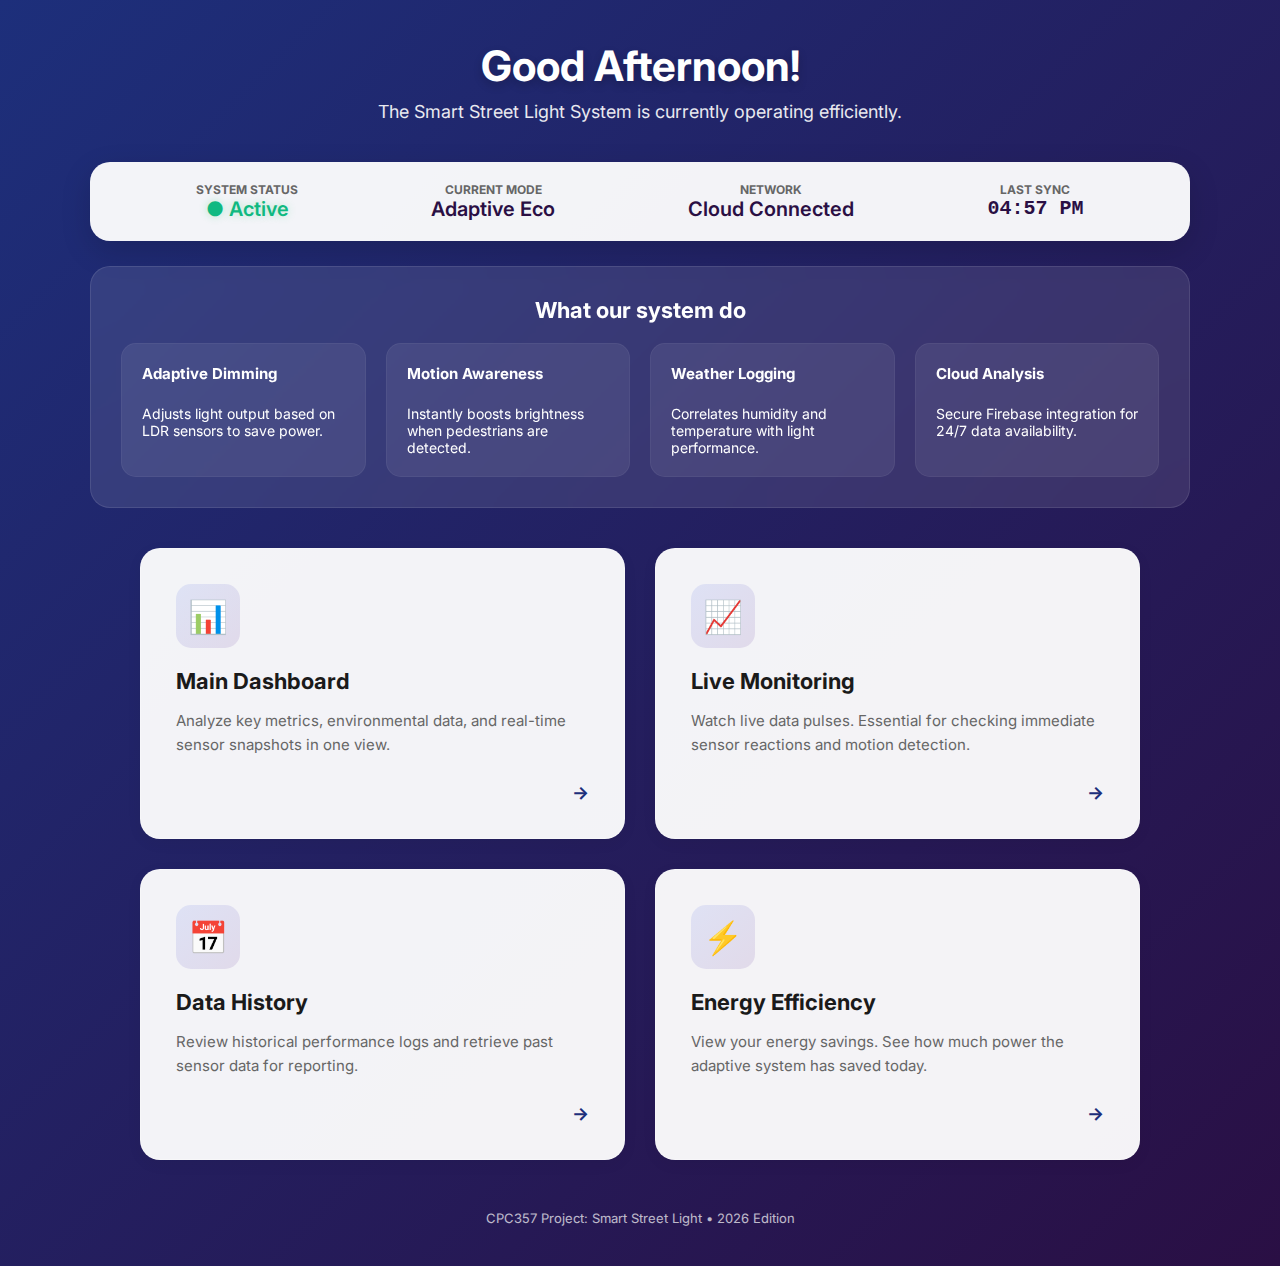
<file: street-light-webapp/home.html>
<!DOCTYPE html>
<html lang="en">
<head>
    <meta charset="UTF-8">
    <meta name="viewport" content="width=device-width, initial-scale=1.0">
    <title>Home - Smart Adaptive Street Light System</title>
    <link href="https://fonts.googleapis.com/css2?family=Inter:wght@300;400;600;700&display=swap" rel="stylesheet">
    <link rel="stylesheet" href="style-home.css">
</head>
<body>

    <div class="container">
        <header class="welcome-section">
            <h1 id="greeting">Welcome Back!</h1>
            <p>The Smart Street Light System is currently operating efficiently.</p>
        </header>

        <div class="status-bar">
            <div class="status-item">
                <span class="label">System Status</span>
                <span class="value online">● Active</span>
            </div>
            <div class="status-item">
                <span class="label">Current Mode</span>
                <span class="value">Adaptive Eco</span>
            </div>
            <div class="status-item">
                <span class="label">Network</span>
                <span class="value">Cloud Connected</span>
            </div>
            <div class="status-item">
                <span class="label">Last Sync</span>
                <span class="value" id="currentTime">--:--</span>
            </div>
        </div>

        <div class="info-panel">
            <h3>What our system do</h3>
            <div class="feature-list">
                <div class="feature">
                    <strong>Adaptive Dimming</strong><br>
                    Adjusts light output based on LDR sensors to save power.
                </div>
                <div class="feature">
                    <strong>Motion Awareness</strong><br>
                    Instantly boosts brightness when pedestrians are detected.
                </div>
                <div class="feature">
                    <strong>Weather Logging</strong><br>
                    Correlates humidity and temperature with light performance.
                </div>
                <div class="feature">
                    <strong>Cloud Analysis</strong><br>
                    Secure Firebase integration for 24/7 data availability.
                </div>
            </div>
        </div>

        <div class="nav-grid">
            <a href="dashboard.html" class="nav-card">
                <span class="icon">📊</span>
                <h2>Main Dashboard</h2>
                <p>Analyze key metrics, environmental data, and real-time sensor snapshots in one view.</p>
                <span class="arrow">→</span>
            </a>

            <a href="realtime.html" class="nav-card">
                <span class="icon">📈</span>
                <h2>Live Monitoring</h2>
                <p>Watch live data pulses. Essential for checking immediate sensor reactions and motion detection.</p>
                <span class="arrow">→</span>
            </a>

            <a href="history.html" class="nav-card">
                <span class="icon">📅</span>
                <h2>Data History</h2>
                <p>Review historical performance logs and retrieve past sensor data for reporting.</p>
                <span class="arrow">→</span>
            </a>

            <a href="energy.html" class="nav-card">
                <span class="icon">⚡</span>
                <h2>Energy Efficiency</h2>
                <p>View your energy savings. See how much power the adaptive system has saved today.</p>
                <span class="arrow">→</span>
            </a>
        </div>

        <footer class="main-footer">
            CPC357 Project: Smart Street Light • 2026 Edition
        </footer>
    </div>

    <script src="script.js"></script>
</body>
</html>
</file>
<file: street-light-webapp/style-home.css>
/* style.css - Smart Street Light Dashboard Theme */

:root {
    /* Color Palette */
    --primary: #1d2f7b;
    --secondary: #2a0f44;
    --glass: rgba(255, 255, 255, 0.95);
    --white: #ffffff;
    --text-dark: #1a1a1a;
    --text-muted: #666666;
    
    /* Layout Sizing */
    --card-radius: 20px;
    --transition: all 0.3s cubic-bezier(0.175, 0.885, 0.32, 1.275);
}

/* Global Resets */
* {
    margin: 0;
    padding: 0;
    box-sizing: border-box;
    font-family: 'Inter', sans-serif;
}

body {
    background: linear-gradient(135deg, var(--primary) 0%, var(--secondary) 100%);
    min-height: 100vh;
    padding: 40px 20px;
    color: var(--text-dark);
}

.container {
    max-width: 1100px;
    margin: 0 auto;
}

/* --- Welcome Header --- */
.welcome-section {
    text-align: center;
    color: var(--white);
    margin-bottom: 40px;
    animation: fadeIn 0.8s ease-out;
}

.welcome-section h1 {
    font-size: 42px;
    font-weight: 700;
    margin-bottom: 10px;
    text-shadow: 0 4px 10px rgba(0,0,0,0.2);
}

.welcome-section p {
    font-size: 18px;
    opacity: 0.9;
}

/* --- Quick Status Bar --- */
/* Status Colors */
.value.online {
    color: #2ecc71;
    text-shadow: 0 0 8px rgba(46, 204, 113, 0.3);
}

.value.offline {
    color: #e74c3c;
}

/* Make the values look slightly different when offline */
.offline-mode .status-item .value {
    font-style: italic;
    color: #888;
}

/* Last Sync highlighting */
#currentTime {
    font-family: 'Courier New', Courier, monospace;
    font-weight: bold;
}

.status-bar {
    background: var(--glass);
    border-radius: var(--card-radius);
    padding: 20px 40px;
    display: flex;
    justify-content: space-around;
    margin-bottom: 25px; /* Reduced to pull Info Panel closer */
    box-shadow: 0 10px 30px rgba(0,0,0,0.15);
}

.status-item {
    text-align: center;
}

.status-item .label {
    display: block;
    font-size: 12px;
    color: var(--text-muted);
    text-transform: uppercase;
    font-weight: 700;
}

.status-item .value {
    font-size: 20px;
    font-weight: 600;
    color: var(--secondary);
}

.status-item .value.online {
    color: #10b981;
}

/* --- Info Panel (Now positioned below status bar) --- */
.info-panel {
    background: rgba(255, 255, 255, 0.1); /* Slightly lighter for readability */
    border-radius: var(--card-radius);
    padding: 30px;
    color: var(--white);
    backdrop-filter: blur(10px);
    border: 1px solid rgba(255, 255, 255, 0.1);
    margin-bottom: 40px; /* Space before the Nav Grid */
    animation: fadeIn 1s ease-out;
}

.info-panel h3 {
    margin-bottom: 20px;
    font-size: 22px;
    text-align: center;
}

.feature-list {
    display: grid;
    grid-template-columns: repeat(auto-fit, minmax(200px, 1fr));
    gap: 20px;
}

.feature {
    background: rgba(255, 255, 255, 0.08);
    padding: 20px;
    border-radius: 15px;
    font-size: 14px;
    border: 1px solid rgba(255, 255, 255, 0.05);
    transition: transform 0.3s ease;
}

.feature:hover {
    transform: scale(1.02);
    background: rgba(255, 255, 255, 0.12);
}

.feature strong {
    color: var(--white);
    display: block;
    margin-bottom: 5px;
    font-size: 15px;
}

/* --- Organized 2x2 Navigation Grid --- */
.nav-grid {
    display: grid;
    grid-template-columns: repeat(2, 1fr); 
    gap: 30px;
    margin-bottom: 40px;
    max-width: 1000px;
    margin-left: auto;
    margin-right: auto;
}

.nav-card {
    background: var(--glass);
    border-radius: var(--card-radius);
    padding: 35px;
    display: flex;
    flex-direction: column;
    height: 100%;
    transition: var(--transition);
    text-decoration: none;
    color: inherit;
    position: relative;
    overflow: hidden;
    border: 1px solid rgba(255, 255, 255, 0.3);
    box-shadow: 0 4px 15px rgba(0, 0, 0, 0.05);
}

.nav-card .icon {
    font-size: 32px;
    margin-bottom: 20px;
    width: 64px;
    height: 64px;
    background: linear-gradient(135deg, rgba(102, 126, 234, 0.15), rgba(118, 75, 162, 0.15));
    border-radius: 15px;
    display: flex;
    align-items: center;
    justify-content: center;
}

.nav-card:hover {
    transform: translateY(-8px);
    box-shadow: 0 20px 40px rgba(0, 0, 0, 0.15);
    border-color: var(--primary);
    background: rgba(255, 255, 255, 1);
}

.nav-card h2 {
    font-size: 22px;
    color: var(--text-dark);
    margin-bottom: 15px;
    font-weight: 700;
}

.nav-card p {
    font-size: 15px;
    color: var(--text-muted);
    line-height: 1.6;
    flex-grow: 1;
    margin-bottom: 25px;
}

.nav-card .arrow {
    align-self: flex-end;
    font-weight: 700;
    color: var(--primary);
    font-size: 18px;
    transition: transform 0.3s ease;
}

.nav-card:hover .arrow {
    transform: translateX(5px);
}

/* --- Footer --- */
.main-footer {
    text-align: center;
    color: var(--white);
    margin-top: 50px;
    opacity: 0.7;
    font-size: 13px;
}

/* --- Animations --- */
@keyframes fadeIn {
    from { opacity: 0; transform: translateY(20px); }
    to { opacity: 1; transform: translateY(0); }
}

/* --- Mobile Responsiveness --- */
@media (max-width: 900px) {
    .nav-grid {
        grid-template-columns: 1fr;
        padding: 0 10px;
    }

    .status-bar {
        flex-direction: column;
        gap: 20px;
        text-align: center;
        padding: 20px;
    }

    .welcome-section h1 {
        font-size: 32px;
    }
}
</file>
